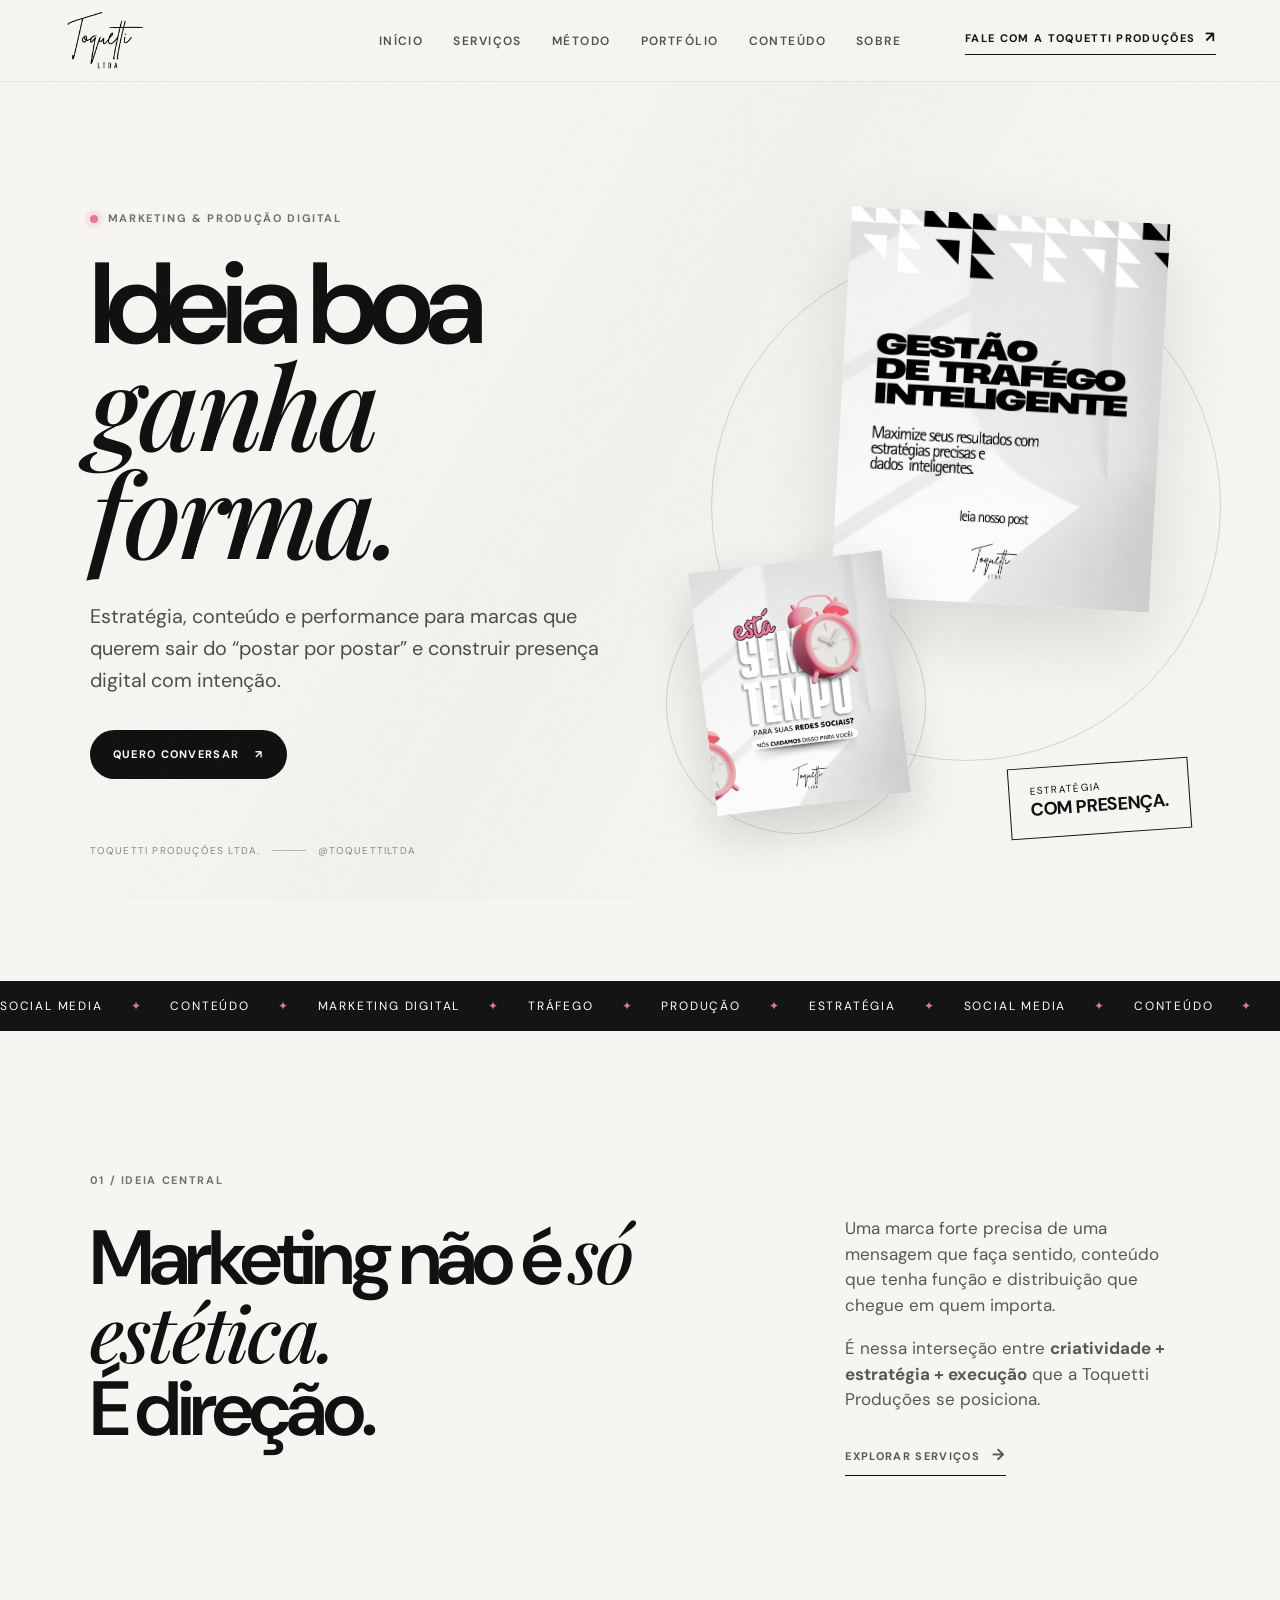
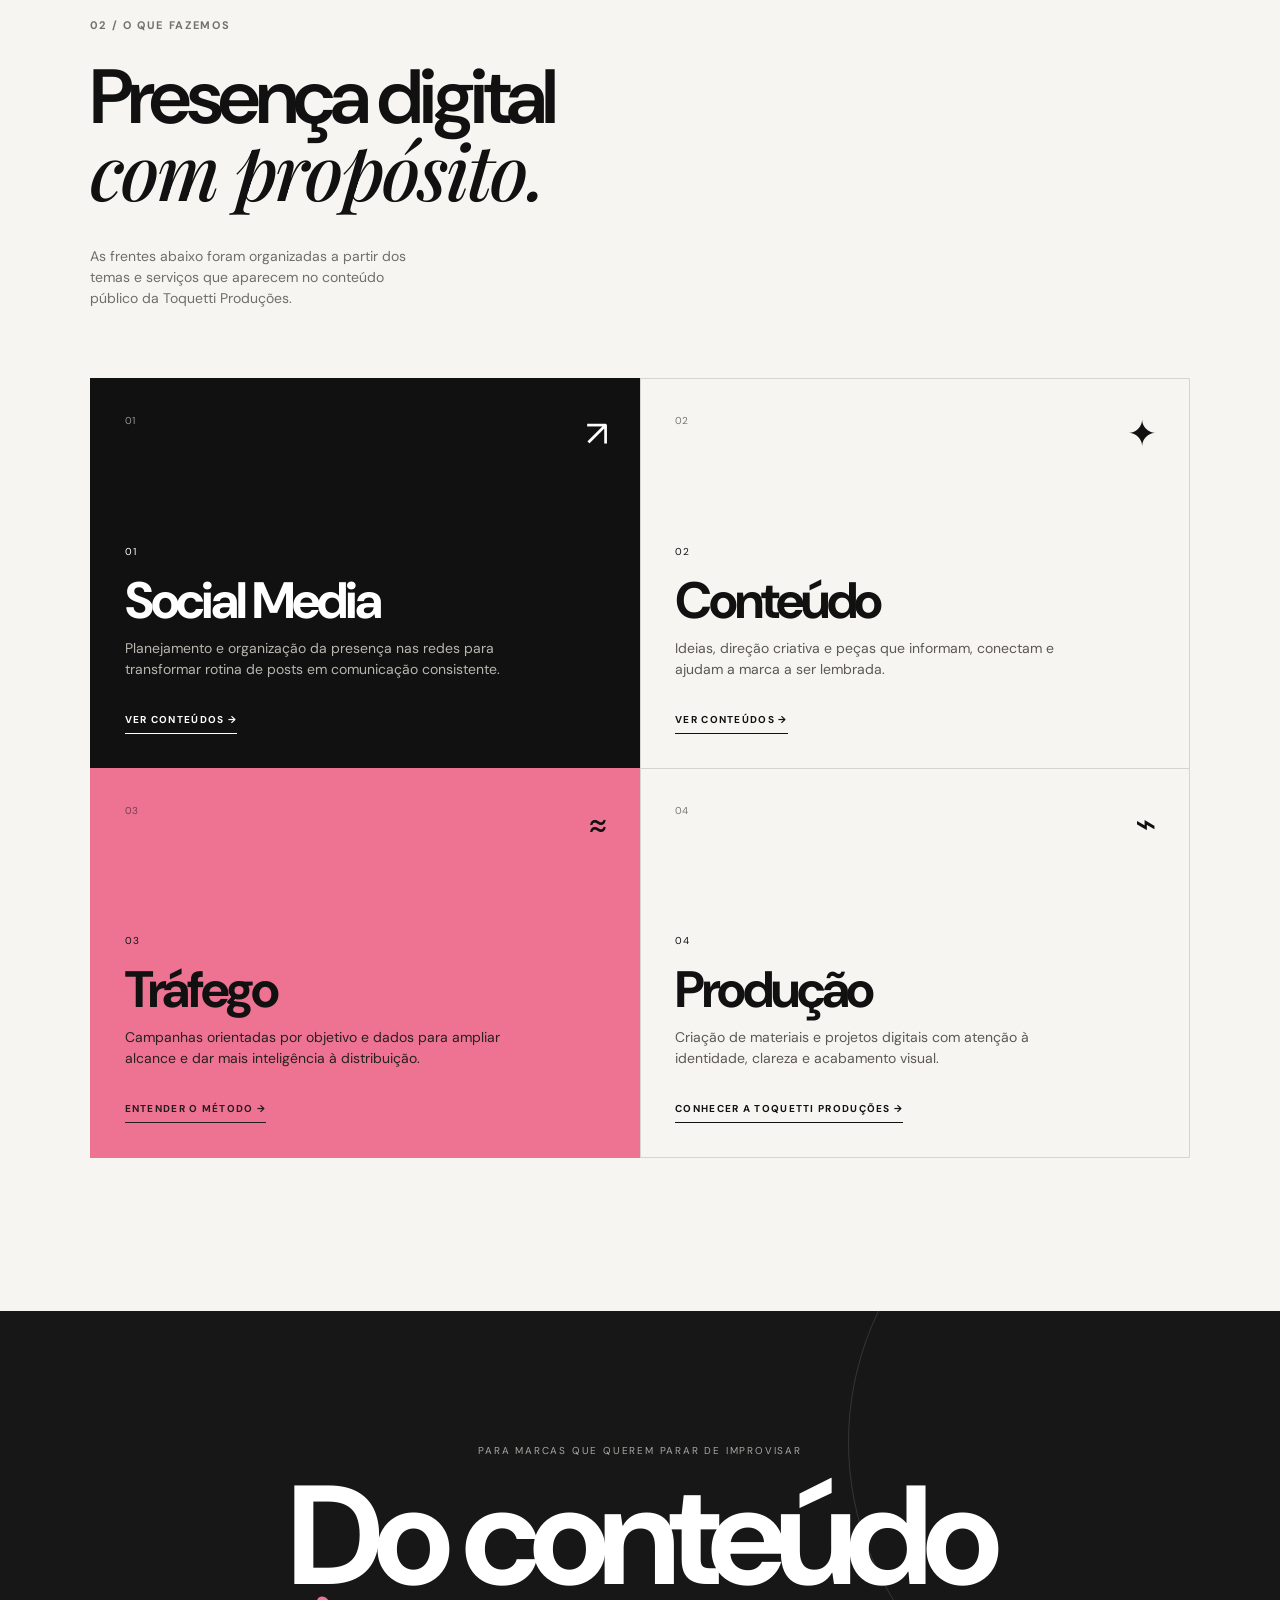
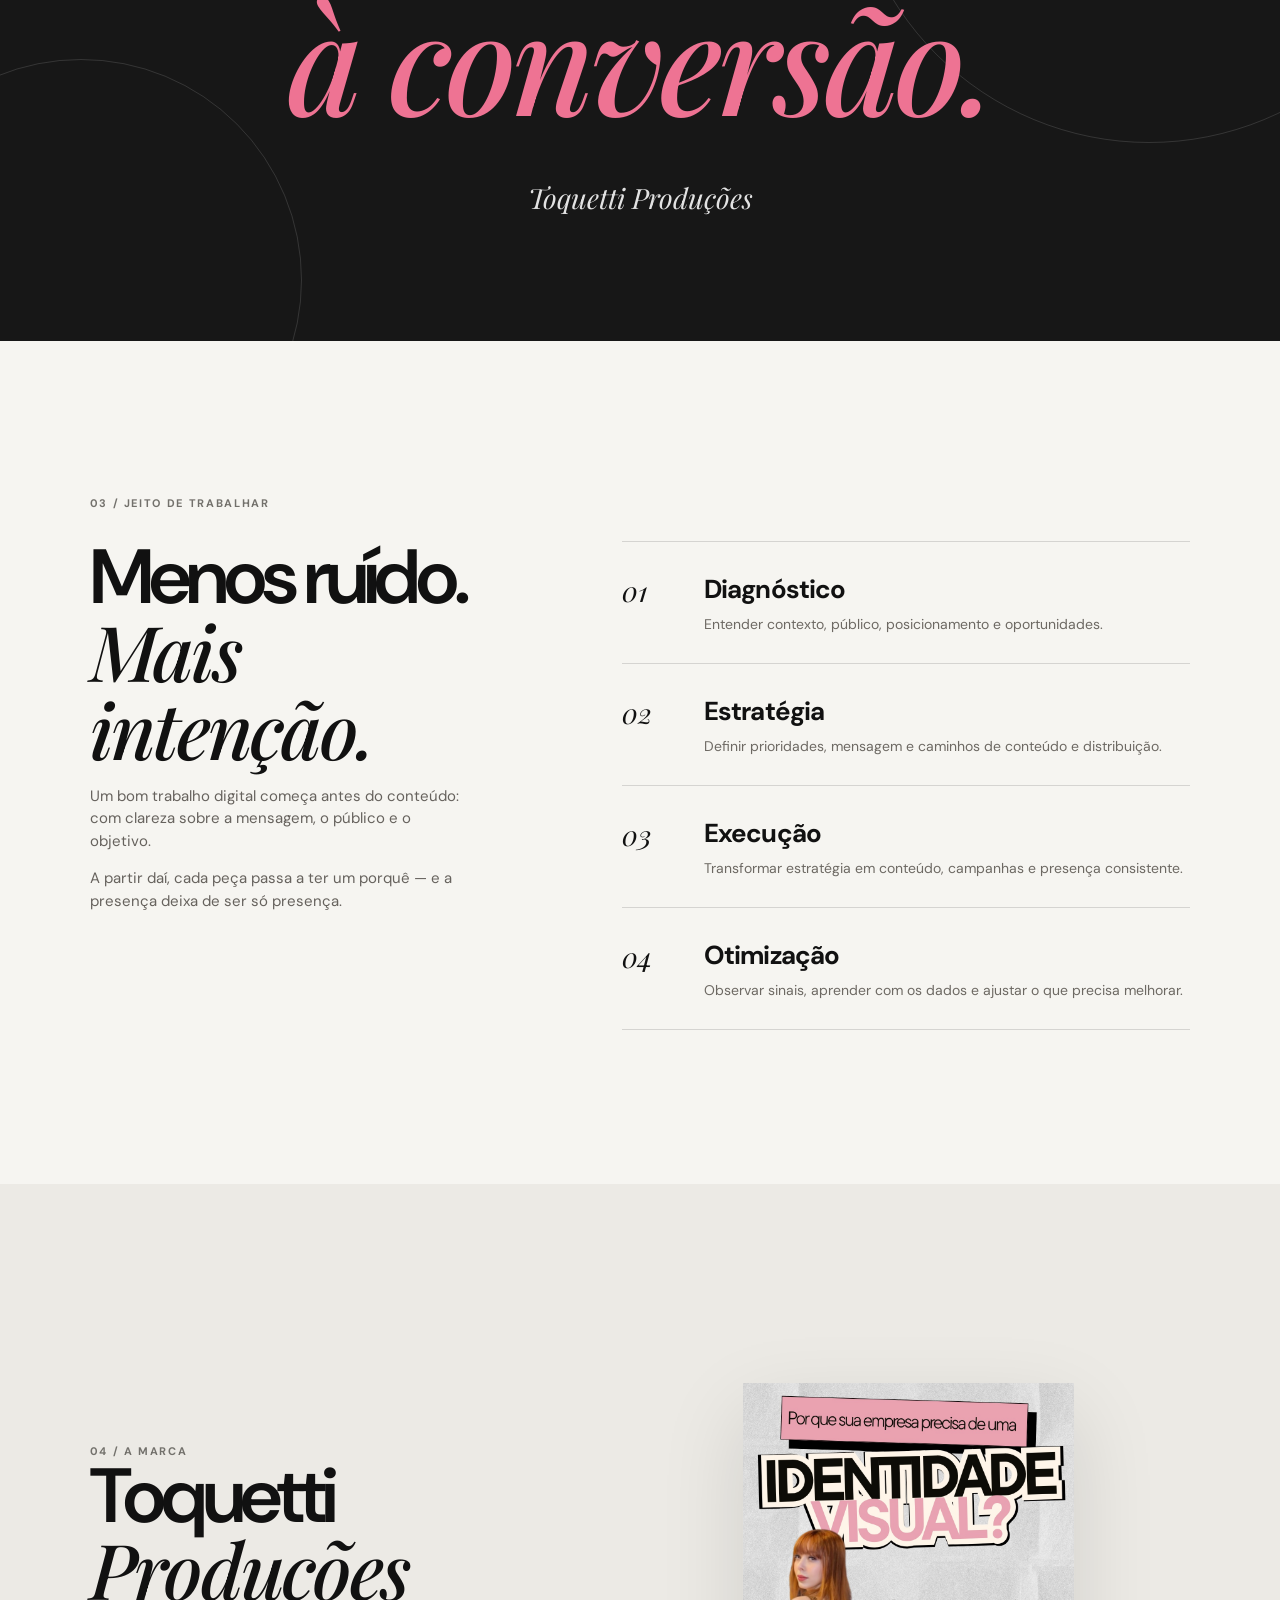
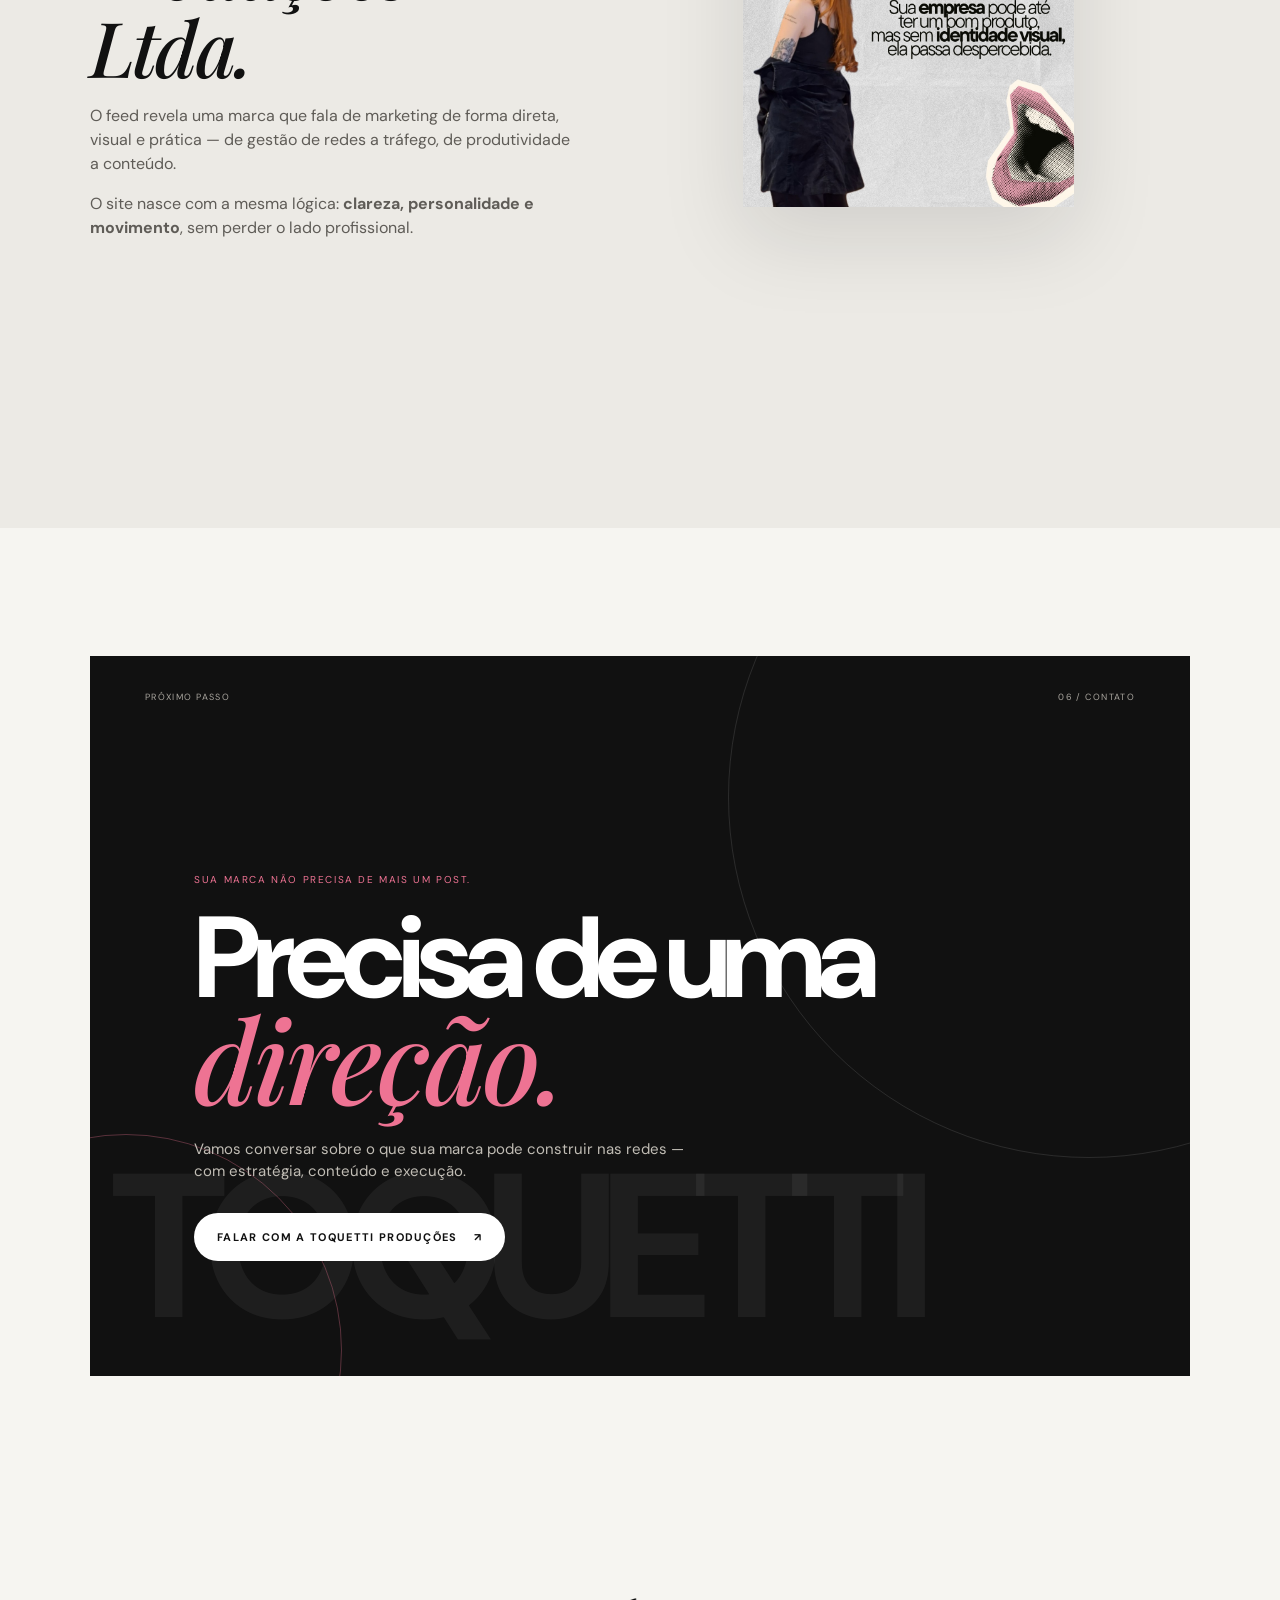
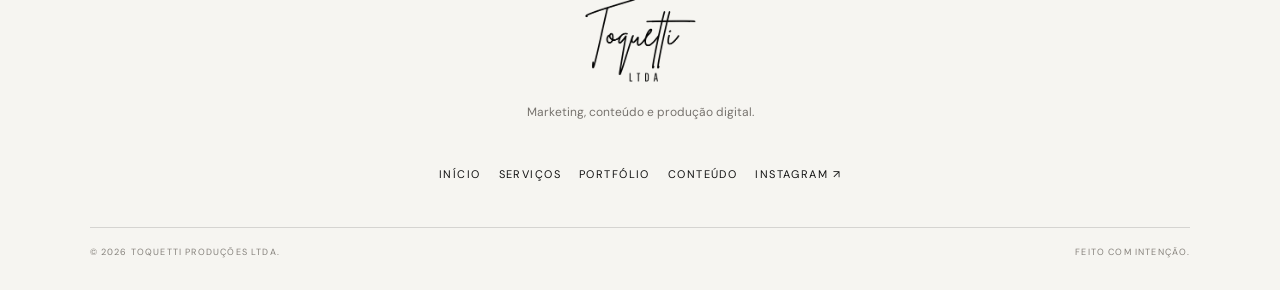
<file: index.html>
<!doctype html>
<html lang="pt-BR">
<head>
  <meta charset="utf-8">
  <meta name="viewport" content="width=device-width, initial-scale=1">
  <title>Toquetti Produções | Marketing, Conteúdo & Performance</title>
  <meta name="description" content="Toquetti Produções Ltda — estratégia, conteúdo, social media e gestão de tráfego para marcas que querem comunicar melhor e vender pelas redes.">
  <meta name="theme-color" content="#151515">
  <meta property="og:title" content="Toquetti Produções — Marketing que vira movimento">
  <meta property="og:description" content="Estratégia, conteúdo e performance para transformar presença digital em oportunidade.">
  <meta property="og:image" content="assets/588447859_17844852459617272_4798717684288177207_n.webp">
  <meta property="og:type" content="website">
  <link rel="preconnect" href="https://fonts.googleapis.com">
  <link rel="preconnect" href="https://fonts.gstatic.com" crossorigin>
  <link href="https://fonts.googleapis.com/css2?family=DM+Sans:wght@400;500;600;700&family=Playfair+Display:ital,wght@0,500;0,600;1,500&display=swap" rel="stylesheet">
  <link rel="icon" type="image/png" href="assets/toquetti-logo.png">
  <link rel="stylesheet" href="styles.css">
</head>
<body>
  <div class="noise" aria-hidden="true"></div>
  <header class="site-header">
    <a class="brand" href="#top" aria-label="Toquetti Produções, voltar ao início">
      <img src="assets/toquetti-logo.png" alt="Logo Toquetti Produções LTDA">
    </a>

    <!-- Checkbox oculto para controlar o menu -->
    <input type="checkbox" id="menu-toggle" hidden>

    <!-- Label com ícone hambúrguer estilizado -->
    <label for="menu-toggle" class="menu-toggle-label" aria-label="Abrir menu">
      <span class="hamburger-line"></span>
      <span class="hamburger-line"></span>
      <span class="hamburger-line"></span>
    </label>

    <!-- Navegação principal -->
    <nav class="nav" aria-label="Navegação principal">
      <a href="#top">Início</a>
      <a href="#servicos">Serviços</a>
      <a href="#metodo">Método</a>
      <a href="portfolio.html">Portfólio</a>
      <a href="#conteudo">Conteúdo</a>
      <a href="#sobre">Sobre</a>
      <!-- Adicionamos o CTA no menu mobile -->
      <a href="https://www.instagram.com/toquettiltda/" target="_blank" rel="noreferrer" class="nav-cta">fale com a Toquetti Produções <span>↗</span></a>
    </nav>

    <!-- CTA que aparece apenas em desktop (mantido) -->
    <a class="header-cta" href="https://www.instagram.com/toquettiltda/" target="_blank" rel="noreferrer">fale com a Toquetti Produções <span>↗</span></a>
  </header>

  <main>
    <section class="hero section-pad" id="top">
      <div class="hero-copy reveal">
        <div class="eyebrow"><span class="dot"></span> marketing & produção digital</div>
        <h1>Ideia boa<br><em>ganha forma.</em></h1>
        <p class="hero-lead">Estratégia, conteúdo e performance para marcas que querem sair do “postar por postar” e construir presença digital com intenção.</p>
        <div class="hero-actions">
          <a class="btn btn-dark" href="https://www.instagram.com/toquettiltda/" target="_blank" rel="noreferrer">quero conversar <span>↗</span></a>
          
        </div>
        <div class="hero-meta">
          <span>Toquetti Produções Ltda.</span>
          <span class="meta-line"></span>
          <span>@toquettiltda</span>
        </div>
      </div>
      <div class="hero-art reveal reveal-delay-1" aria-label="Seleção visual de conteúdos da Toquetti Produções">
        <div class="hero-orbit orbit-a"></div>
        <div class="hero-orbit orbit-b"></div>
        <div class="hero-card hero-card-main">
          <img src="assets/gestao_trafico.jpg" alt="Conteúdo da Toquetti Produções sobre estratégias de marketing" loading="eager">
        </div>
        <div class="hero-card hero-card-float">
          <img src="assets/588968887_17844853881617272_8036306057501816423_n.webp" alt="Conteúdo Toquetti Produções sobre gestão de redes sociais" loading="eager">
        </div>
        <div class="hero-badge">estratégia<br><strong>com presença.</strong></div>
      </div>
    </section>

    <section class="marquee" aria-label="Áreas de atuação">
      <div class="marquee-track">
        <span>social media</span><i>✦</i><span>conteúdo</span><i>✦</i><span>marketing digital</span><i>✦</i><span>tráfego</span><i>✦</i><span>produção</span><i>✦</i><span>estratégia</span><i>✦</i>
        <span>social media</span><i>✦</i><span>conteúdo</span><i>✦</i><span>marketing digital</span><i>✦</i><span>tráfego</span><i>✦</i><span>produção</span><i>✦</i><span>estratégia</span><i>✦</i>
      </div>
    </section>

    <section class="intro section-pad">
      <div class="section-kicker">01 / ideia central</div>
      <div class="intro-grid">
        <h2>Marketing não é <em>só estética.</em><br>É direção.</h2>
        <div class="intro-text">
          <p>Uma marca forte precisa de uma mensagem que faça sentido, conteúdo que tenha função e distribuição que chegue em quem importa.</p>
          <p>É nessa interseção entre <strong>criatividade + estratégia + execução</strong> que a Toquetti Produções se posiciona.</p>
          <a class="arrow-link" href="#servicos">explorar serviços <span>→</span></a>
        </div>
      </div>
    </section>

    <section class="services section-pad" id="servicos">
      <div class="section-kicker">02 / o que fazemos</div>
      <div class="section-head">
        <div>
      
          <h2>Presença digital<br><em>com propósito.</em></h2>
        </div>
        <p>As frentes abaixo foram organizadas a partir dos temas e serviços que aparecem no conteúdo público da Toquetti Produções.</p>
      </div>
      <div class="service-grid">
        <article class="service-card service-dark">
          <span class="number">01</span>
          <div><span class="service-label">01</span><h3>Social Media</h3><p>Planejamento e organização da presença nas redes para transformar rotina de posts em comunicação consistente.</p><a href="#conteudo">ver conteúdos →</a></div>
          <span class="service-symbol">↗</span>
        </article>
        <article class="service-card">
          <span class="number">02</span>
          <div><span class="service-label">02</span><h3>Conteúdo</h3><p>Ideias, direção criativa e peças que informam, conectam e ajudam a marca a ser lembrada.</p><a href="#conteudo">ver conteúdos →</a></div>
          <span class="service-symbol">✦</span>
        </article>
        <article class="service-card service-pink">
          <span class="number">03</span>
          <div><span class="service-label">03</span><h3>Tráfego</h3><p>Campanhas orientadas por objetivo e dados para ampliar alcance e dar mais inteligência à distribuição.</p><a href="#metodo">entender o método →</a></div>
          <span class="service-symbol">≈</span>
        </article>
        <article class="service-card">
          <span class="number">04</span>
          <div><span class="service-label">04</span><h3>Produção</h3><p>Criação de materiais e projetos digitais com atenção à identidade, clareza e acabamento visual.</p><a href="#sobre">conhecer a Toquetti Produções →</a></div>
          <span class="service-symbol">⌁</span>
        </article>
      </div>
    </section>

    <section class="manifesto">
      <div class="manifesto-inner">
        <p class="manifesto-small">para marcas que querem parar de improvisar</p>
        <h2>Do conteúdo<br><em>à conversão.</em></h2>
        <div class="manifesto-mark">Toquetti Produções</div>
      </div>
    </section>

    <section class="method section-pad" id="metodo">
      <div class="section-kicker">03 / jeito de trabalhar</div>
      <div class="method-grid">
        <div class="method-copy">
          <h2>Menos ruído.<br><em>Mais intenção.</em></h2>
          <p>Um bom trabalho digital começa antes do conteúdo: com clareza sobre a mensagem, o público e o objetivo.</p>
          <p>A partir daí, cada peça passa a ter um porquê — e a presença deixa de ser só presença.</p>
        </div>
        <div class="steps">
          <div class="step"><span>01</span><div><h3>Diagnóstico</h3><p>Entender contexto, público, posicionamento e oportunidades.</p></div></div>
          <div class="step"><span>02</span><div><h3>Estratégia</h3><p>Definir prioridades, mensagem e caminhos de conteúdo e distribuição.</p></div></div>
          <div class="step"><span>03</span><div><h3>Execução</h3><p>Transformar estratégia em conteúdo, campanhas e presença consistente.</p></div></div>
          <div class="step"><span>04</span><div><h3>Otimização</h3><p>Observar sinais, aprender com os dados e ajustar o que precisa melhorar.</p></div></div>
        </div>
      </div>
    </section>


    <section class="about section-pad" id="sobre">
      
      <div class="about-copy">
        <div class="section-kicker">04 / a marca</div>
        <h2>Toquetti<br><em> Produções Ltda.</em></h2>
        <p>O feed revela uma marca que fala de marketing de forma direta, visual e prática — de gestão de redes a tráfego, de produtividade a conteúdo.</p>
        <p>O site nasce com a mesma lógica: <strong>clareza, personalidade e movimento</strong>, sem perder o lado profissional.</p>
        
      </div>
      <div class="about-art"><div class="about-frame"><img src="assets/identidade_visual.jpg" alt="Conteúdo da Toquetti Produções sobre o custo de social media" loading="lazy"></div></div>
    </section>

    <section class="cta section-pad">
      <div class="cta-box">
        <div class="cta-top"><span>próximo passo</span><span>06 / contato</span></div>
        <div class="cta-content">
          <p class="cta-overline">sua marca não precisa de mais um post.</p>
          <h2>Precisa de uma<br><em>direção.</em></h2>
          <p>Vamos conversar sobre o que sua marca pode construir nas redes — com estratégia, conteúdo e execução.</p>
          <a class="btn btn-light" href="https://www.instagram.com/toquettiltda/" target="_blank" rel="noreferrer">falar com a Toquetti Produções <span>↗</span></a>
        </div>
        <div class="cta-word">TOQUETTI</div>
      </div>
    </section>
  </main>

  <footer class="footer section-pad">
    <div class="footer-brand"><img src="assets/toquetti-logo.png" alt="Toquetti Produções LTDA"><p>Marketing, conteúdo e produção digital.</p></div>
    <div class="footer-links"><a href="#top">início</a><a href="#servicos">serviços</a><a href="portfolio.html">portfólio</a><a href="#conteudo">conteúdo</a><a href="https://www.instagram.com/toquettiltda/" target="_blank" rel="noreferrer">instagram ↗</a></div>
    <div class="footer-bottom"><span>© <span id="year"></span> Toquetti Produções Ltda.</span><span>feito com intenção.</span></div>
  </footer>

  <script src="script.js"></script>
</body>
</html>
</file>
<file: styles.css>
:root{
  --ink:#111111;
  --paper:#f6f5f1;
  --white:#ffffff;
  --line:rgba(17,17,17,.14);
  --muted:#6f6d69;
  --pink:#ee7393;
  --pink-soft:#f5c4d2;
  --shadow:0 30px 80px rgba(17,17,17,.12);
  --display:'Playfair Display', Georgia, serif;
  --sans:'DM Sans', Arial, sans-serif;
}
*{box-sizing:border-box}
html{scroll-behavior:smooth}
body{margin:0;background:var(--paper);color:var(--ink);font-family:var(--sans);line-height:1.5;overflow-x:hidden}
body:before{content:"";position:fixed;inset:0;background:linear-gradient(120deg,transparent 30%,rgba(0,0,0,.018) 50%,transparent 70%);pointer-events:none;z-index:-1}
a{color:inherit;text-decoration:none}
img{max-width:100%;display:block}
button,a{ -webkit-tap-highlight-color:transparent}
.noise{position:fixed;inset:0;pointer-events:none;opacity:.035;z-index:20;background-image:url("data:image/svg+xml,%3Csvg viewBox='0 0 160 160' xmlns='http://www.w3.org/2000/svg'%3E%3Cfilter id='n'%3E%3CfeTurbulence type='fractalNoise' baseFrequency='.85' numOctaves='3' stitchTiles='stitch'/%3E%3C/filter%3E%3Crect width='100%25' height='100%25' filter='url(%23n)' opacity='.35'/%3E%3C/svg%3E")}
.site-header{height:82px;display:grid;grid-template-columns:1fr auto 1fr;align-items:center;gap:24px;padding:0 5vw;position:sticky;top:0;z-index:15;background:rgba(246,245,241,.84);backdrop-filter:blur(16px);border-bottom:1px solid rgba(17,17,17,.07)}
.brand img{width:82px;height:auto;object-fit:contain}
.nav{display:flex;gap:30px;font-size:12px;text-transform:uppercase;letter-spacing:.12em;font-weight:600}
.nav a{opacity:.72;transition:.2s}.nav a:hover{opacity:1}
.header-cta{justify-self:end;font-size:11px;text-transform:uppercase;letter-spacing:.12em;font-weight:700;border-bottom:1px solid var(--ink);padding-bottom:5px}
.header-cta span{font-size:15px;margin-left:5px}
.section-pad{padding-left:7vw;padding-right:7vw; }
.hero{min-height:calc(100vh - 82px);display:grid;grid-template-columns:1.02fr .98fr;gap:4vw;align-items:center;padding-top:7vw;padding-bottom:7vw;position:relative}
.hero-copy{max-width:720px}
.eyebrow,.section-kicker{font-size:11px;font-weight:700;text-transform:uppercase;letter-spacing:.15em;color:#73716c}
.eyebrow{display:inline-flex;align-items:center;gap:10px}.dot{width:8px;height:8px;background:var(--pink);border-radius:50%;box-shadow:0 0 0 5px rgba(238,115,147,.12)}
h1{font-size:clamp(60px,9vw,138px);line-height:.86;letter-spacing:-.07em;margin:25px 0 30px;font-weight:600}
h1 em,h2 em{font-family:var(--display);font-weight:500;letter-spacing:-.035em}
.hero-lead{max-width:590px;font-size:clamp(16px,1.55vw,20px);line-height:1.62;color:#4f4d49;margin:0 0 34px}
.hero-actions{display:flex;align-items:center;gap:25px;flex-wrap:wrap}.btn{display:inline-flex;align-items:center;gap:16px;padding:16px 23px;border-radius:999px;text-transform:uppercase;letter-spacing:.12em;font-size:11px;font-weight:700;transition:transform .2s,box-shadow .2s}.btn:hover{transform:translateY(-2px);box-shadow:0 14px 30px rgba(0,0,0,.12)}.btn-dark{background:var(--ink);color:white}.btn-light{background:white;color:var(--ink)}.text-link,.arrow-link{font-size:11px;text-transform:uppercase;letter-spacing:.12em;font-weight:700}.text-link span,.arrow-link span{margin-left:8px;font-size:16px}.hero-meta{display:flex;align-items:center;gap:12px;margin-top:64px;font-size:10px;text-transform:uppercase;letter-spacing:.12em;color:#8a8883}.meta-line{width:34px;height:1px;background:#b9b7b1}
.hero-art{height:720px;position:relative;min-height:520px}.hero-card{position:absolute;background:#eee;box-shadow:var(--shadow);overflow:hidden}.hero-card img{width:100%;height:100%;object-fit:cover}.hero-card-main{width:min(440px,62%);aspect-ratio:.82;right:6%;top:6%;transform:rotate(3.2deg)}.hero-card-float{width:min(255px,38%);aspect-ratio:.8;left:5%;bottom:12%;transform:rotate(-7deg);box-shadow:0 20px 50px rgba(17,17,17,.17)}.hero-badge{position:absolute;right:0;bottom:8%;padding:17px 20px;border:1px solid var(--ink);background:var(--paper);font-size:10px;line-height:1.25;text-transform:uppercase;letter-spacing:.13em;transform:rotate(-4deg);z-index:3}.hero-badge strong{font-size:18px;letter-spacing:-.02em}.hero-orbit{position:absolute;border-radius:50%;border:1px solid rgba(17,17,17,.15)}.orbit-a{width:510px;height:510px;right:-6%;top:11%}.orbit-b{width:260px;height:260px;left:-2%;bottom:8%}
.marquee{overflow:hidden;border-top:1px solid var(--line);border-bottom:1px solid var(--line);background:#141414;color:white}.marquee-track{display:flex;width:max-content;align-items:center;gap:28px;padding:15px 0;font-size:12px;text-transform:uppercase;letter-spacing:.15em;animation:marquee 28s linear infinite}.marquee i{color:var(--pink);font-style:normal}@keyframes marquee{to{transform:translateX(-50%)}}
.intro{padding-top:11vw;padding-bottom:11vw}.intro-grid{display:grid;grid-template-columns:1.3fr .7fr;gap:9vw;margin-top:28px}.intro h2,.section-head h2,.method h2,.about h2{font-size:clamp(42px,6vw,82px);letter-spacing:-.06em;line-height:.94;font-weight:600;margin:0}.intro-text{align-self:end;font-size:17px;color:#5a5753}.intro-text p{margin:0 0 18px}.arrow-link{display:inline-block;margin-top:12px;border-bottom:1px solid var(--ink);padding-bottom:8px}
.section-head{display:flex; flex-direction: column;justify-content:flex-start; flex-wrap: wrap; ;align-items:flex-start;align-content: flex-start;gap:20px;margin-top: 28px;margin-bottom:55px}.section-head>p{max-width:330px;color:#706e69;font-size:14px}.services{padding-bottom:12vw}.service-grid{display:grid;grid-template-columns:1fr 1fr}.service-card{min-height:390px;padding:34px;display:flex;flex-direction:column;justify-content:space-between;border:1px solid var(--line);position:relative;overflow:hidden;transition:transform .25s,box-shadow .25s}.service-card:hover{transform:translateY(-6px);box-shadow:0 24px 48px rgba(17,17,17,.08)}.service-card:nth-child(1),.service-card:nth-child(2){border-bottom:0}.service-card:nth-child(odd){border-right:0}.service-card h3{font-size:clamp(34px,4vw,55px);margin:15px 0 14px;letter-spacing:-.06em;line-height:.92}.service-card p{max-width:380px;color:#5c5954;font-size:14px}.service-card a{display:inline-block;margin-top:18px;font-size:10px;text-transform:uppercase;letter-spacing:.13em;font-weight:700;border-bottom:1px solid currentColor;padding-bottom:6px}.service-label{font-size:10px;text-transform:uppercase;letter-spacing:.14em}.service-symbol{position:absolute;right:32px;top:28px;font-size:36px}.number{font-size:10px;opacity:.55}.service-dark{background:var(--ink);color:white;border-color:var(--ink)}.service-dark p{color:#b9b6af}.service-dark a{color:white}.service-pink{background:var(--pink);border-color:var(--pink)}.service-pink p{color:#27201f}.service-pink a{color:#241d1f}
.manifesto{background:#171717;color:white;min-height:630px;display:flex;align-items:center;justify-content:center;padding:80px 7vw;position:relative;overflow:hidden}.manifesto:before,.manifesto:after{content:"";position:absolute;border-radius:50%;border:1px solid rgba(255,255,255,.13)}.manifesto:before{width:600px;height:600px;right:-170px;top:-170px}.manifesto:after{width:440px;height:440px;left:-140px;bottom:-160px}.manifesto-inner{text-align:center;position:relative;z-index:1}.manifesto-small{font-size:10px;letter-spacing:.18em;text-transform:uppercase;color:#aaa7a1}.manifesto h2{font-size:clamp(64px,11vw,150px);line-height:.86;letter-spacing:-.07em;margin:18px 0 48px}.manifesto h2 em{color:var(--pink)}.manifesto-mark{font-family:var(--display);font-style:italic;font-size:28px;opacity:.88}.manifesto-mark span{font:10px var(--sans);vertical-align:top;margin-left:3px}
.method{padding-top:12vw;padding-bottom:12vw}.method-grid{display:grid;grid-template-columns:.8fr 1.2fr;gap:12vw;margin-top:30px}.method-copy p{color:#66625d;max-width:470px;font-size:15px}.steps{border-top:1px solid var(--line)}.step{display:grid;grid-template-columns:56px 1fr;gap:26px;padding:28px 0;border-bottom:1px solid var(--line)}.step>span{font-family:var(--display);font-size:28px;font-style:italic}.step h3{margin:0 0 5px;font-size:26px;letter-spacing:-.035em}.step p{margin:0;color:#6d6963;font-size:14px}
.content{padding-bottom:12vw}.content-head{align-items:center}.content-grid{display:grid;grid-template-columns:repeat(12,1fr);grid-auto-rows:230px;gap:17px}.post{margin:0;position:relative;overflow:hidden;background:#ddd;min-height:0}.post img{width:100%;height:100%;object-fit:cover;transition:transform .45s ease}.post:hover img{transform:scale(1.035)}.post:after{content:"";position:absolute;inset:0;background:linear-gradient(to top,rgba(0,0,0,.56),transparent 50%);pointer-events:none}.post figcaption{position:absolute;left:20px;right:20px;bottom:18px;z-index:1;color:white;display:flex;flex-direction:column;gap:4px}.post figcaption span{font-size:9px;text-transform:uppercase;letter-spacing:.14em;opacity:.78}.post figcaption b{font-size:15px}.post-large{grid-column:span 6;grid-row:span 2}.post:nth-child(2),.post:nth-child(3),.post:nth-child(5),.post:nth-child(6){grid-column:span 3}.post-accent{grid-column:span 3;grid-row:span 2}.post-accent img{object-position:center}.post-accent:before{content:"";position:absolute;width:100px;height:100px;border-radius:50%;border:1px solid rgba(255,255,255,.5);top:16px;right:16px;z-index:1}
.about{display:grid;grid-template-columns:1fr 1fr;gap:10vw;align-items:center;padding-top:11vw;padding-bottom:12vw;background:#eceae5}.about-art{position:relative;min-height:650px}.about-frame{width:68%;aspect-ratio:.78;position:absolute;left:8%;top:9%;transform:rotate(-3.5deg);box-shadow:var(--shadow);overflow:hidden;background:white}.about-frame img{height:100%;width:100%;object-fit:cover}.about-sticker{position:absolute;right:2%;bottom:10%;width:200px;height:200px;border-radius:50%;display:flex;align-items:center;justify-content:center;text-align:center;background:var(--pink);font-size:12px;text-transform:uppercase;letter-spacing:.1em;line-height:1.35;transform:rotate(7deg);box-shadow:0 20px 40px rgba(17,17,17,.11)}.about-sticker em{font-family:var(--display);font-size:20px;display:block;text-transform:none;letter-spacing:0}.about-copy p{color:#5f5c57;font-size:16px;max-width:500px}.about-signature{margin-top:48px;border-top:1px solid var(--line);padding-top:18px;display:flex;flex-direction:column;gap:4px;width:260px}.about-signature span{font-size:9px;text-transform:uppercase;letter-spacing:.14em;color:#76726d}.about-signature strong{font-family:var(--display);font-style:italic;font-weight:500;font-size:42px}
.cta{padding-top:10vw;padding-bottom:10vw}.cta-box{background:var(--ink);color:white;min-height:720px;padding:35px 5%;position:relative;overflow:hidden;display:flex;flex-direction:column;justify-content:space-between}.cta-box:before{content:"";position:absolute;width:720px;height:720px;border:1px solid rgba(255,255,255,.11);border-radius:50%;right:-260px;top:-220px}.cta-box:after{content:"";position:absolute;width:430px;height:430px;border:1px solid rgba(238,115,147,.32);border-radius:50%;left:-180px;bottom:-190px}.cta-top{display:flex;justify-content:space-between;color:#aaa69f;font-size:9px;text-transform:uppercase;letter-spacing:.16em;position:relative;z-index:1}.cta-content{position:relative;z-index:1;max-width:790px;margin-left:5%;padding:80px 0}.cta-overline{font-size:10px;text-transform:uppercase;letter-spacing:.16em;color:var(--pink)}.cta h2{font-size:clamp(58px,9vw,128px);line-height:.86;letter-spacing:-.07em;margin:22px 0}.cta h2 em{color:var(--pink)}.cta-content>p:not(.cta-overline){max-width:500px;color:#c1bdb5;font-size:15px;margin-bottom:30px}.cta-word{font-size:clamp(80px,16vw,240px);font-weight:700;letter-spacing:-.08em;color:rgba(255,255,255,.055);position:absolute;left:2%;bottom:-25px;white-space:nowrap}
.footer{padding-top:7vw;padding-bottom:30px;}.footer-brand img{width:120px}.footer-brand p{font-size:12px;color:#77736e;margin:16px 0 0}.footer-brand{display: flex; flex-direction: column ;align-items: center;}.footer-links{display:flex; align-items: center; justify-content: center;gap:18px;margin-top:45px;font-size:11px;text-transform:uppercase;letter-spacing:.13em}.footer-bottom{display:flex;justify-content:space-between;border-top:1px solid var(--line);margin-top:45px;padding-top:18px;font-size:9px;text-transform:uppercase;letter-spacing:.13em;color:#85817b}
.reveal{opacity:0;transform:translateY(26px);animation:reveal .85s ease forwards}.reveal-delay-1{animation-delay:.12s}@keyframes reveal{to{opacity:1;transform:none}}
@media(max-width:960px){.site-header{grid-template-columns:1fr auto}.nav{display:none}.hero{grid-template-columns:1fr;min-height:auto;padding-top:11vw}.hero-art{height:580px;margin-top:2vw}.hero-card-main{right:12%;width:52%}.hero-card-float{left:8%;width:31%}.intro-grid,.method-grid,.about{grid-template-columns:1fr;gap:55px}.service-grid{grid-template-columns:1fr}.service-card{border-right:1px solid var(--line)!important;border-bottom:0}.service-card:last-child{border-bottom:1px solid var(--line)}.post-large{grid-column:span 8}.post-accent{grid-column:span 4}.post:nth-child(2),.post:nth-child(3),.post:nth-child(5),.post:nth-child(6){grid-column:span 4}.about-art{min-height:580px}.cta-box{min-height:650px}}
@media(max-width:640px){.section-pad{padding-left:5.5vw;padding-right:5.5vw}.site-header{height:70px;padding:0 5.5vw}.brand img{width:72px}.header-cta{font-size:9px}.hero{padding-top:16vw}.hero h1{font-size:18vw}.hero-art{height:500px}.hero-card-main{width:61%;right:5%}.hero-card-float{width:40%;left:2%;bottom:8%}.hero-badge{font-size:8px;right:1%;bottom:3%}.hero-badge strong{font-size:15px}.hero-orbit{display:none}.hero-meta{margin-top:42px}.intro,.method,.content,.about,.cta{padding-top:18vw;padding-bottom:18vw}.intro-grid{margin-top:20px}.section-head{display:block}.section-head>p{margin-top:20px}.service-card{min-height:340px;padding:27px}.service-card h3{font-size:42px}.manifesto{min-height:520px;padding:60px 5vw}.manifesto h2{font-size:18vw}.method-grid{margin-top:20px}.step{grid-template-columns:43px 1fr;gap:15px}.step h3{font-size:23px}.content-grid{grid-template-columns:1fr 1fr;grid-auto-rows:180px;gap:10px}.post-large{grid-column:span 2;grid-row:span 2}.post-accent,.post:nth-child(2),.post:nth-child(3),.post:nth-child(5),.post:nth-child(6){grid-column:span 1;grid-row:span 1}.post figcaption{left:10px;right:8px;bottom:10px}.post figcaption b{font-size:12px}.about-art{min-height:470px}.about-frame{width:72%;left:4%}.about-sticker{width:155px;height:155px;font-size:9px;right:0;bottom:6%}.about-copy h2{font-size:17vw}.cta-box{min-height:610px;padding:25px 7%}.cta-content{margin-left:0;padding:50px 0}.cta h2{font-size:16vw}.cta-word{font-size:29vw}.footer-links{flex-wrap:wrap;gap:15px}.footer-bottom{display:block;line-height:1.8}.footer-bottom span{display:block}}
@media(prefers-reduced-motion:reduce){html{scroll-behavior:auto}.marquee-track{animation:none}.reveal{opacity:1;transform:none;animation:none}}
/* ===== MENU MOBILE SEM JS (checkbox hack) ===== */

/* ===== ÍCONE HAMBÚRGUER ===== */
.menu-toggle-label {
  display: none; /* só aparece no mobile */
  flex-direction: column;
  justify-content: center;
  align-items: center;
  gap: 5px;
  width: 30px;
  height: 30px;
  cursor: pointer;
  padding: 4px;
  background: transparent;
  border: none;
}

.hamburger-line {
  display: block;
  width: 24px;
  height: 2px;
  background: var(--ink); /* cor escura, igual ao texto */
  transition: transform .3s ease, opacity .3s ease;
  border-radius: 2px; /* levemente arredondado para suavizar */
}

/* Animação para "X" quando ativo */
#menu-toggle:checked ~ .menu-toggle-label .hamburger-line:nth-child(1) {
  transform: translateY(7px) rotate(45deg);
}
#menu-toggle:checked ~ .menu-toggle-label .hamburger-line:nth-child(2) {
  opacity: 0;
}
#menu-toggle:checked ~ .menu-toggle-label .hamburger-line:nth-child(3) {
  transform: translateY(-7px) rotate(-45deg);
}

/* ===== MENU MOBILE ===== */
@media (max-width: 960px) {
  .menu-toggle-label {
    display: flex;
    justify-self: end;
    order: 2; /* coloca ao lado do CTA desktop (que será escondido) */
  }

  /* Esconde o CTA do desktop no mobile */
  .header-cta {
    display: none;
  }

  /* Ajuste do grid do header */
  .site-header {
    grid-template-columns: auto 1fr auto auto;
    gap: 12px;
  }

  /* Nav padrão: escondido, vira dropdown */
  .nav {
    display: none;
    position: absolute;
    top: 100%;
    left: 0;
    right: 0;
    background: rgba(246, 245, 241, 0.98);
    backdrop-filter: blur(16px);
    flex-direction: column;
    padding: 20px 5vw 30px;
    border-bottom: 1px solid rgba(17, 17, 17, 0.07);
    gap: 16px;
    box-shadow: 0 20px 40px rgba(0,0,0,0.08);
    z-index: 20;
  }

  .nav a {
    font-size: 14px;
    padding: 10px 0;
    border-bottom: 1px solid rgba(17, 17, 17, 0.07);
    opacity: 1;
    text-align: left;
    font-weight: 600;
    letter-spacing: .08em;
    text-transform: uppercase;
  }
  .nav a:last-child {
    border-bottom: 0;
  }

  /* Estilo especial para o CTA dentro do menu */
  .nav-cta {
    color: var(--pink) !important;
    border-bottom: 1px solid var(--pink) !important;
    padding-bottom: 6px !important;
    margin-top: 8px;
    font-weight: 700;
  }
  .nav-cta span {
    font-size: 18px;
    margin-left: 5px;
  }

  /* Exibe o nav quando checkbox está marcado */
  #menu-toggle:checked ~ .nav {
    display: flex;
  }
}

@media (max-width: 640px) {
  .menu-toggle-label {
    width: 26px;
    height: 26px;
  }
  .hamburger-line {
    width: 20px;
    height: 2px;
  }
  .nav a {
    font-size: 13px;
    padding: 12px 0;
  }
}
@media (min-width: 768px) {
  .nav-cta {
    display: none;
  }
}
</file>
